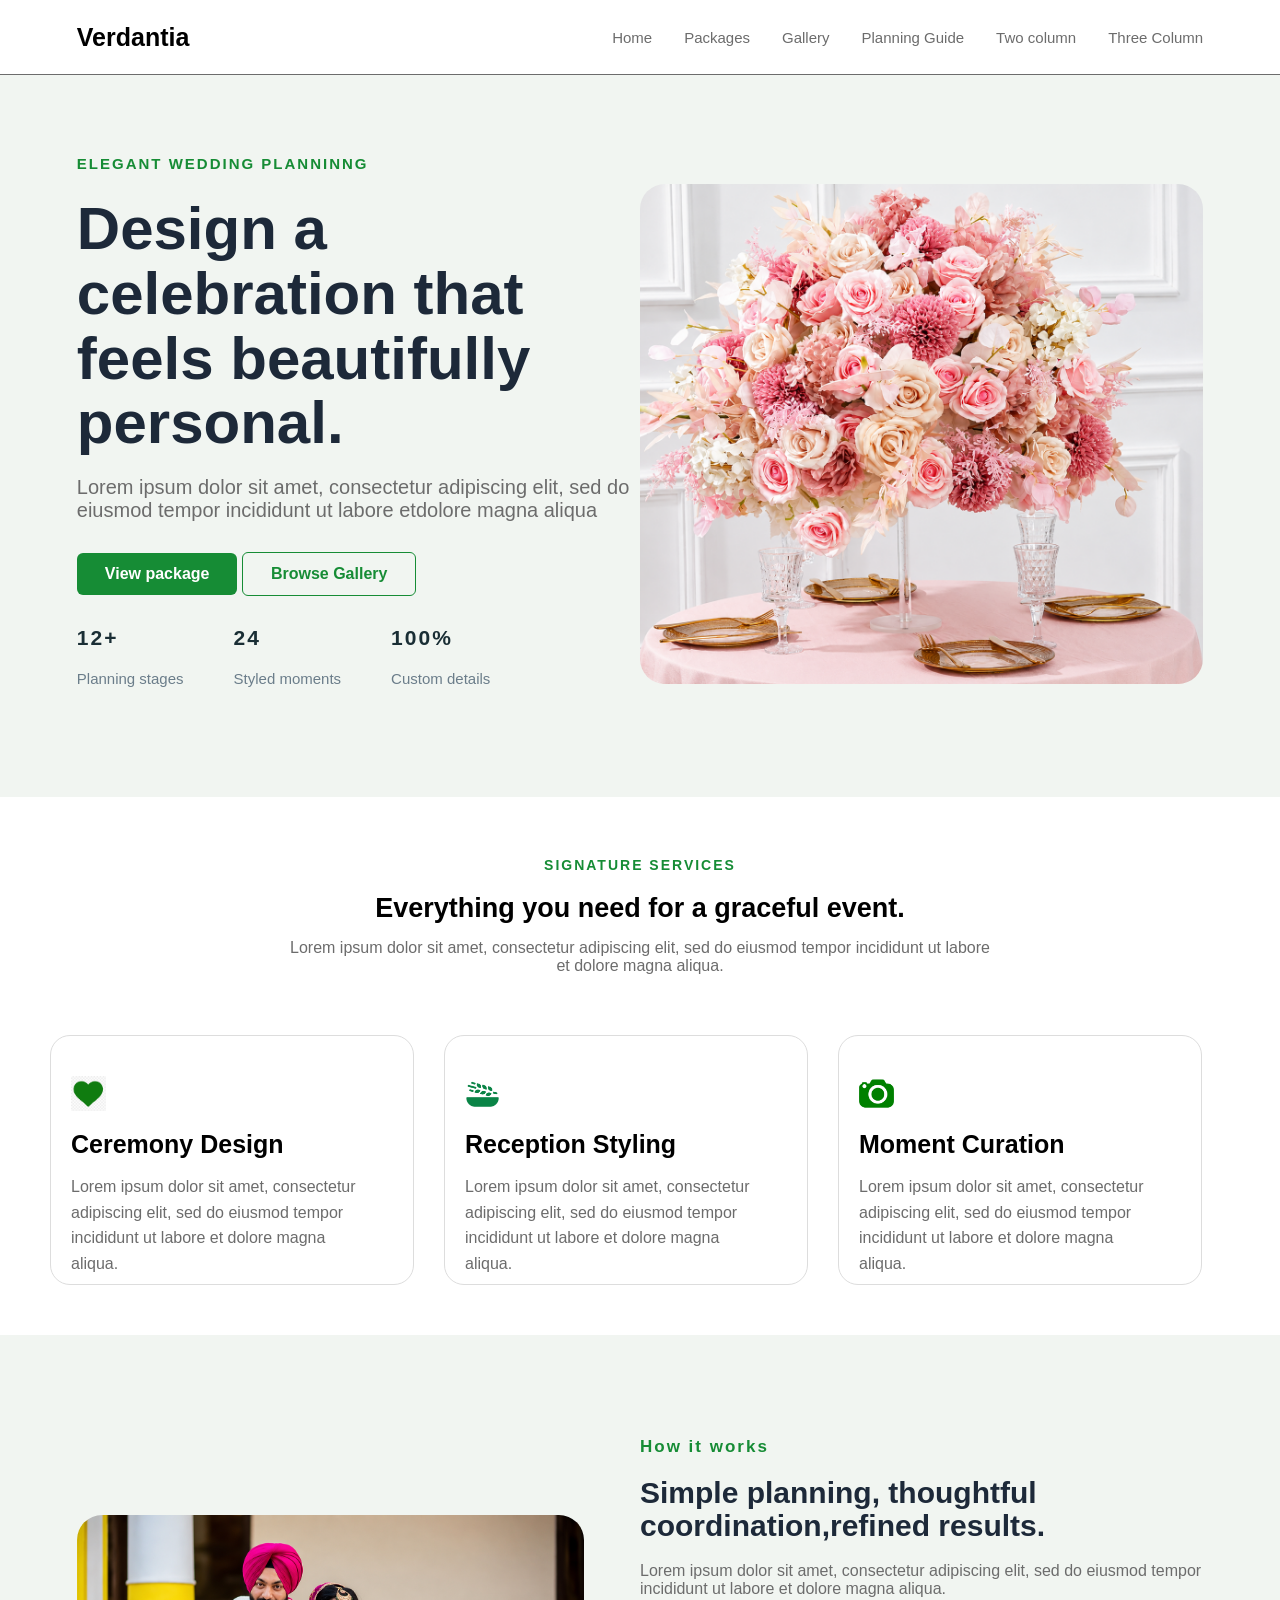
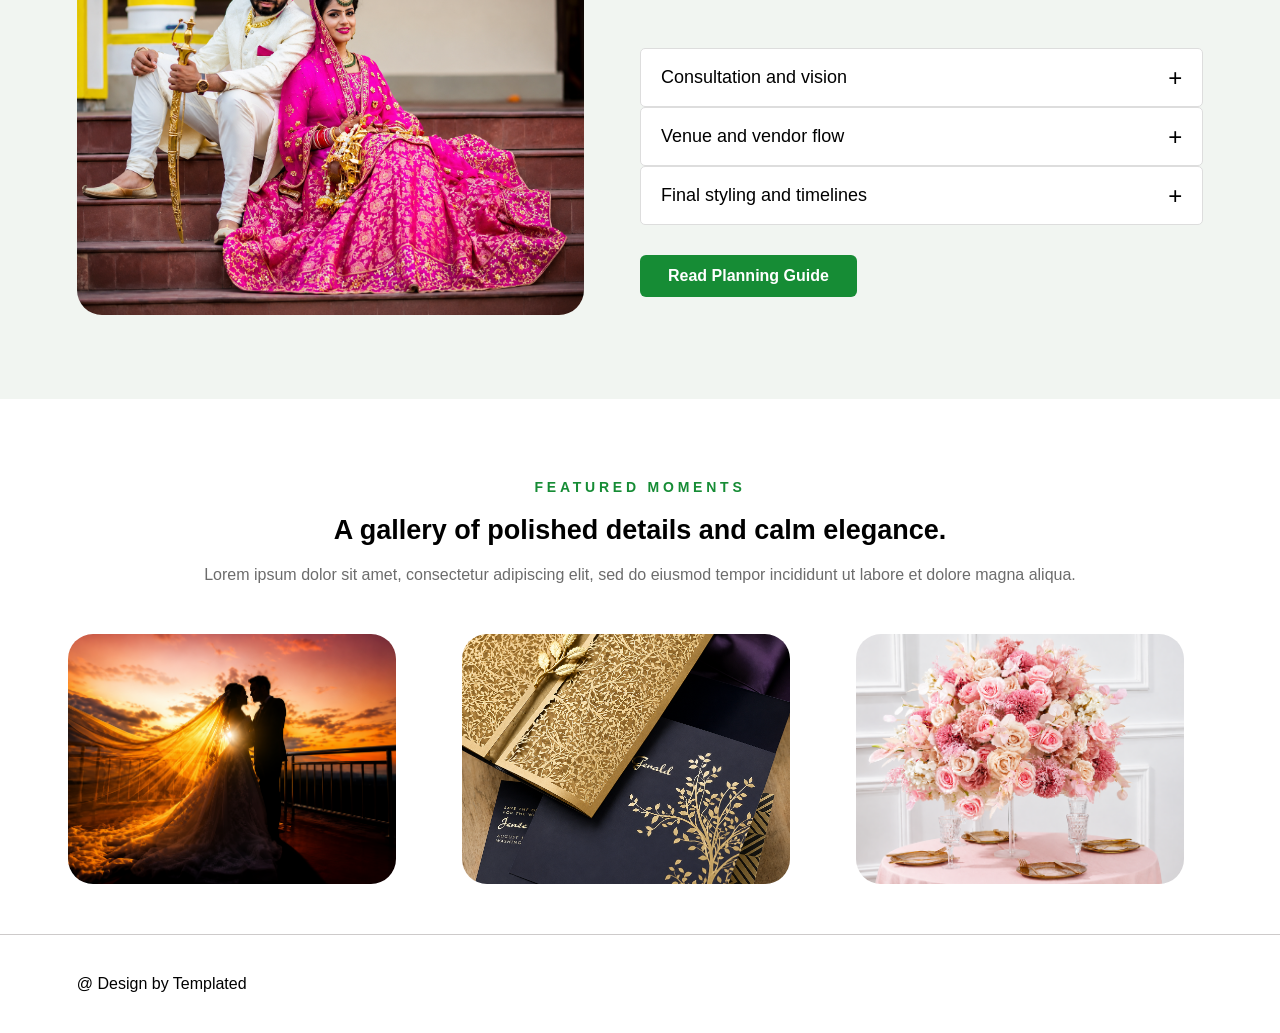
<file: index.html>
<!DOCTYPE html>
<html>

<head>
    <meta charset="UTF-8">
    <meta name="viewport" content="width=device-width, initial-scale=1.0">
    <link rel="stylesheet" href="style.css">
    <title>Website</title>
</head>

<body>

    <div class="container">
        <div class="navbar">
            <div class="logo">Verdantia
            </div>
            <nav>
                <a href="index.html">Home</a>
                <a href="package.html">Packages</a>
                <a href="gallery.html">Gallery</a>
                <a href="planning.html">Planning Guide</a>
                <a href="two.html">Two column</a>
                <a href="three.html">Three Column</a>
            </nav>
        </div>


        <div class="hero">
            <div class="hero-content">
                <h2>ELEGANT WEDDING PLANNINNG</h2>
                <h1>
                    Design a celebration that  feels beautifully personal.
                </h1>
                <p>Lorem ipsum dolor sit amet, consectetur adipiscing elit, sed do eiusmod tempor incididunt ut
                    labore
                    etdolore magna aliqua</p>
                <div class="button">
                    <a href="package.html" class="btn1">View package</a>
                    <a href="gallery.html" class="btn2">Browse Gallery</a>
                </div>
                <div class="stats-section">
                    <div class="stat-box">
                        <h2>12+</h2>
                        <p>Planning stages</p>
                    </div>
                    <div class="stat-box">
                        <h2>24</h2>
                        <p>Styled moments</p>
                    </div>
                    <div class="stat-box">
                        <h2>100%</h2>
                        <p>Custom details</p>
                    </div>
                </div>

            </div>
            <div class="hero-image">
                <img src="image.png" alt="Wedding flowers">
            </div>
        </div>

        <div class="text">
            <div class="text-container">
                <h2>SIGNATURE SERVICES</h2>
                <h1>Everything you need for a graceful event.</h1>
                <p>Lorem ipsum dolor sit amet, consectetur adipiscing elit, sed do eiusmod tempor incididunt ut labore
                    <br>et dolore
                    magna aliqua.
                </p>
            </div>
            <div class="box-container">
                <div class="box">
                    <img src="heart2.png" alt="logo">
                    <h1>Ceremony Design</h1>
                    <p>Lorem ipsum dolor sit amet, consectetur  adipiscing elit, sed do eiusmod tempor <br>incididunt
                        ut
                        labore et dolore magna <br>aliqua.</p>
                </div>
                <div class="box">
                    <img src="cer.png" alt="logo">
                    <h1>Reception Styling</h1>
                    <p>Lorem ipsum dolor sit amet, consectetur adipiscing elit, sed do eiusmod tempor  incididunt
                        ut
                        labore et dolore magna<br> aliqua.</p>
                </div>
                <div class="box">
                    <img src="cemera.png" alt="logo">
                    <h1>Moment Curation</h1>
                    <p>Lorem ipsum dolor sit amet, consectetur adipiscing elit, sed do eiusmod tempor incididunt
                        ut
                        labore et dolore magna<br> aliqua.</p>
                </div>

            </div>
        </div>
        <div class="about">
            <div class="about-image">
                <img src="couple1.png" alt="Wedding flowers">
            </div>
            <div class="about-text">
                <h2>How it works</h2>
                <h1>
                    Simple planning, thoughtful coordination,refined results.
                </h1>
                <p>Lorem ipsum dolor sit amet, consectetur adipiscing elit, sed do eiusmod tempor incididunt ut labore
                    et dolore magna aliqua.</p>

                <div class="accordion">
                    <details>
                        <summary>Consultation and vision</summary>
                        <div class="content">
                            Lorem ipsum dolor sit amet, consectetur adipiscing elit, sed do eiusmod tempor incididunt ut
                            labore et dolore magna aliqua.
                        </div>
                    </details>

                    <details>
                        <summary>Venue and vendor flow</summary>
                        <div class="content">
                            Lorem ipsum dolor sit amet, consectetur adipiscing elit, sed do eiusmod tempor incididunt ut
                            labore
                            et dolore magna aliqua.
                        </div>
                    </details>
                    <details>
                        <summary>Final styling and timelines</summary>
                        <div class="content">
                            Lorem ipsum dolor sit amet, consectetur adipiscing elit, sed do eiusmod tempor incididunt ut
                            labore
                            et dolore magna aliqua.
                        </div>
                    </details>

                </div>
                <div class="button">
                    <a href="planning.html" class="btn1">Read Planning Guide</a>
                </div>


            </div>
        </div>

        <div class="services">
            <div class="services-text">
                <h2>FEATURED MOMENTS</h2>
                <h1>A gallery of polished details and calm elegance.</h1>
                <p>Lorem ipsum dolor sit amet, consectetur adipiscing elit, sed do eiusmod tempor incididunt ut
                    labore
                    et dolore magna aliqua.
                </p>
            </div>
            <div class="services-image">
                <div class="images">
                    <img src="couple2.png" alt="picture">
                </div>
                <div class="images">
                    <img src="card1.png" alt="picture">
                </div>

                <div class="images">
                    <img src="image.png" alt="picture">
                </div>

            </div>

        </div>
        <div class="footer">
            <div class="follow">@ Design by Templated</div>


        </div>
    </div>
        <script src="java.js"></script>

</body>

</html>
</file>
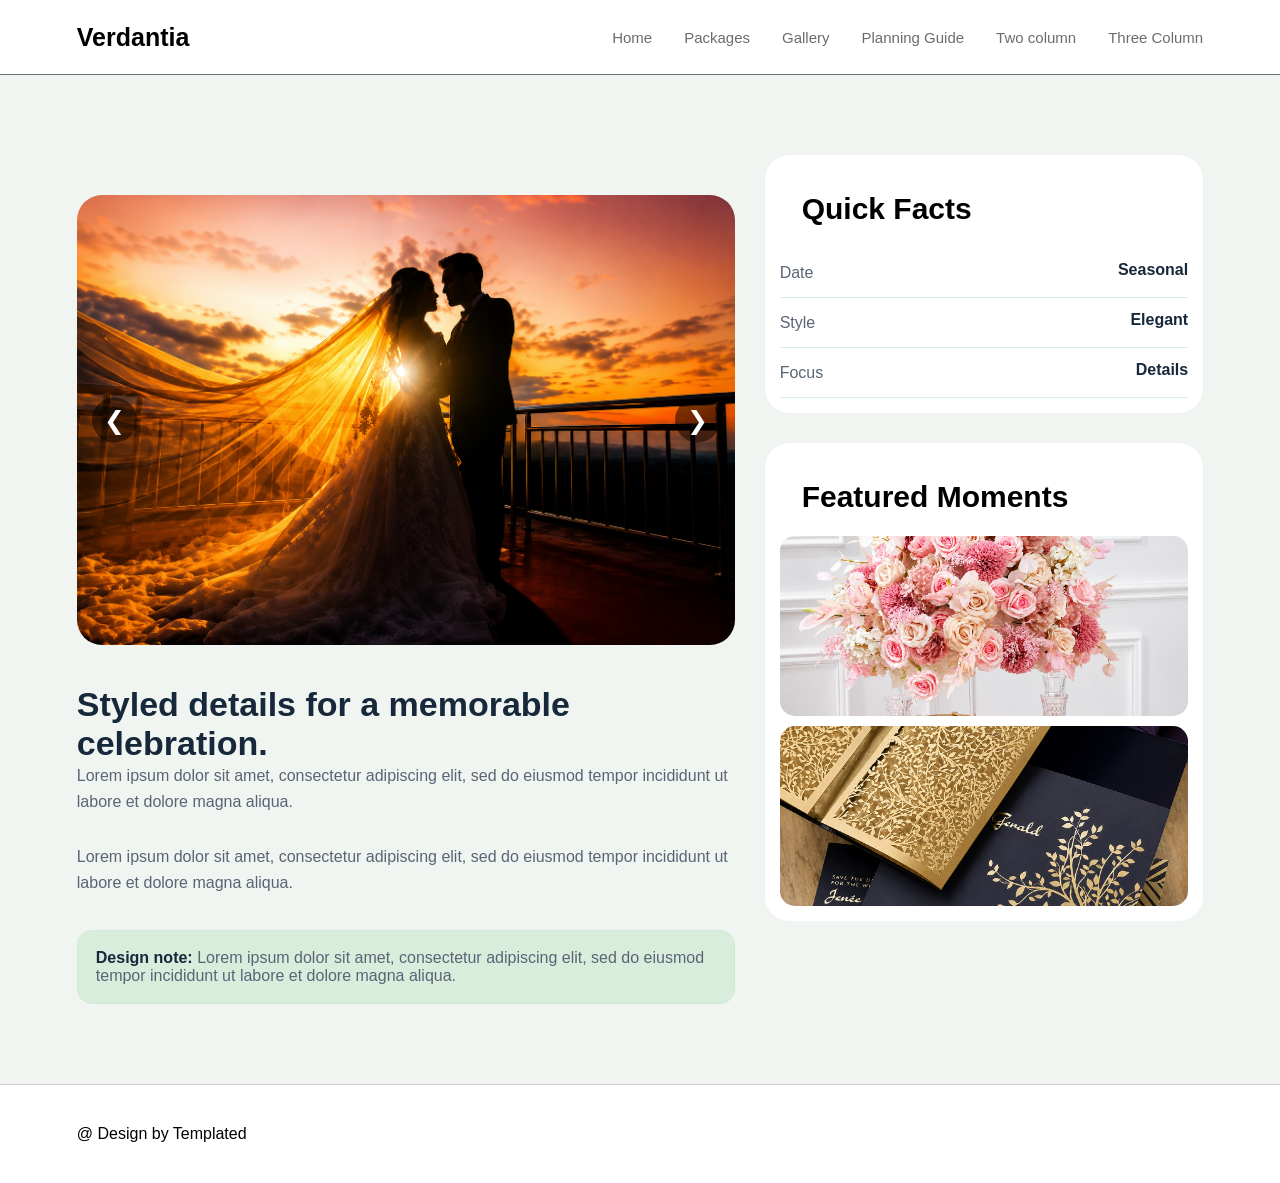
<file: gallery.html>
<!DOCTYPE html>
<html lang="en">

<head>
    <meta charset="UTF-8">
    <meta name="viewport" content="width=device-width, initial-scale=1.0">
    <link rel="stylesheet" href="style.css">
    <title>Website</title>
</head>

<body>
    <div class="navbar">
        <div class="logo">Verdantia
        </div>
        <nav>
            <a href="index.html">Home</a>
            <a href="package.html">Packages</a>
            <a href="gallery.html">Gallery</a>
            <a href="planning.html">Planning Guide</a>
            <a href="two.html">Two column</a>
            <a href="three.html">Three Column</a>
        </nav>
    </div>
    <div class="grally-info">
        <section class="grally-image">
           <div class="carousel">
                <button type="button" class="pre">&#10094;</button>
                <img src="couple2.png" alt="wedding image">
                <button type="button" class="next">&#10095;</button>
            </div>
            <div class="grally-text">
                <h1>Styled details for a memorable celebration.</h1>
                <p>Lorem ipsum dolor sit amet, consectetur adipiscing elit, sed do eiusmod tempor incididunt ut labore et dolore magna aliqua.</p>
                <p>Lorem ipsum dolor sit amet, consectetur adipiscing elit, sed do eiusmod tempor incididunt ut labore et dolore magna aliqua.</p>
                <div class="design-note">
                    <strong>Design note:</strong>
                    Lorem ipsum dolor sit amet, consectetur adipiscing elit, sed do eiusmod tempor incididunt ut labore et dolore magna aliqua.

                </div>
            </div>
        </section>
        <div class="grally-right">
            <section class="grally-table">
                <h2>Quick Facts</h2>
                <div class="table-row">
                    <span>Date</span>
                    <strong>Seasonal</strong>
                </div>
                <div class="table-row">
                    <span>Style</span>
                    <strong>Elegant</strong>
                </div>
                <div class="table-row">
                    <span>Focus</span>
                    <strong>Details</strong>
                </div>
            </section>
            <section class="grally-tables">
                <h2>Featured Moments</h2>
                <div class="table1">
                    <img src="image.png" alt="image">

                </div>
                <div class="table2">
                    <img src="card1.png" alt="image">
                </div>
            </section>
        </div>

    </div>
    <div class="footer">
            <div class="follow">@ Design by Templated</div>


    </div>

   <script src="java.js"></script>

</body>

</html>
</file>
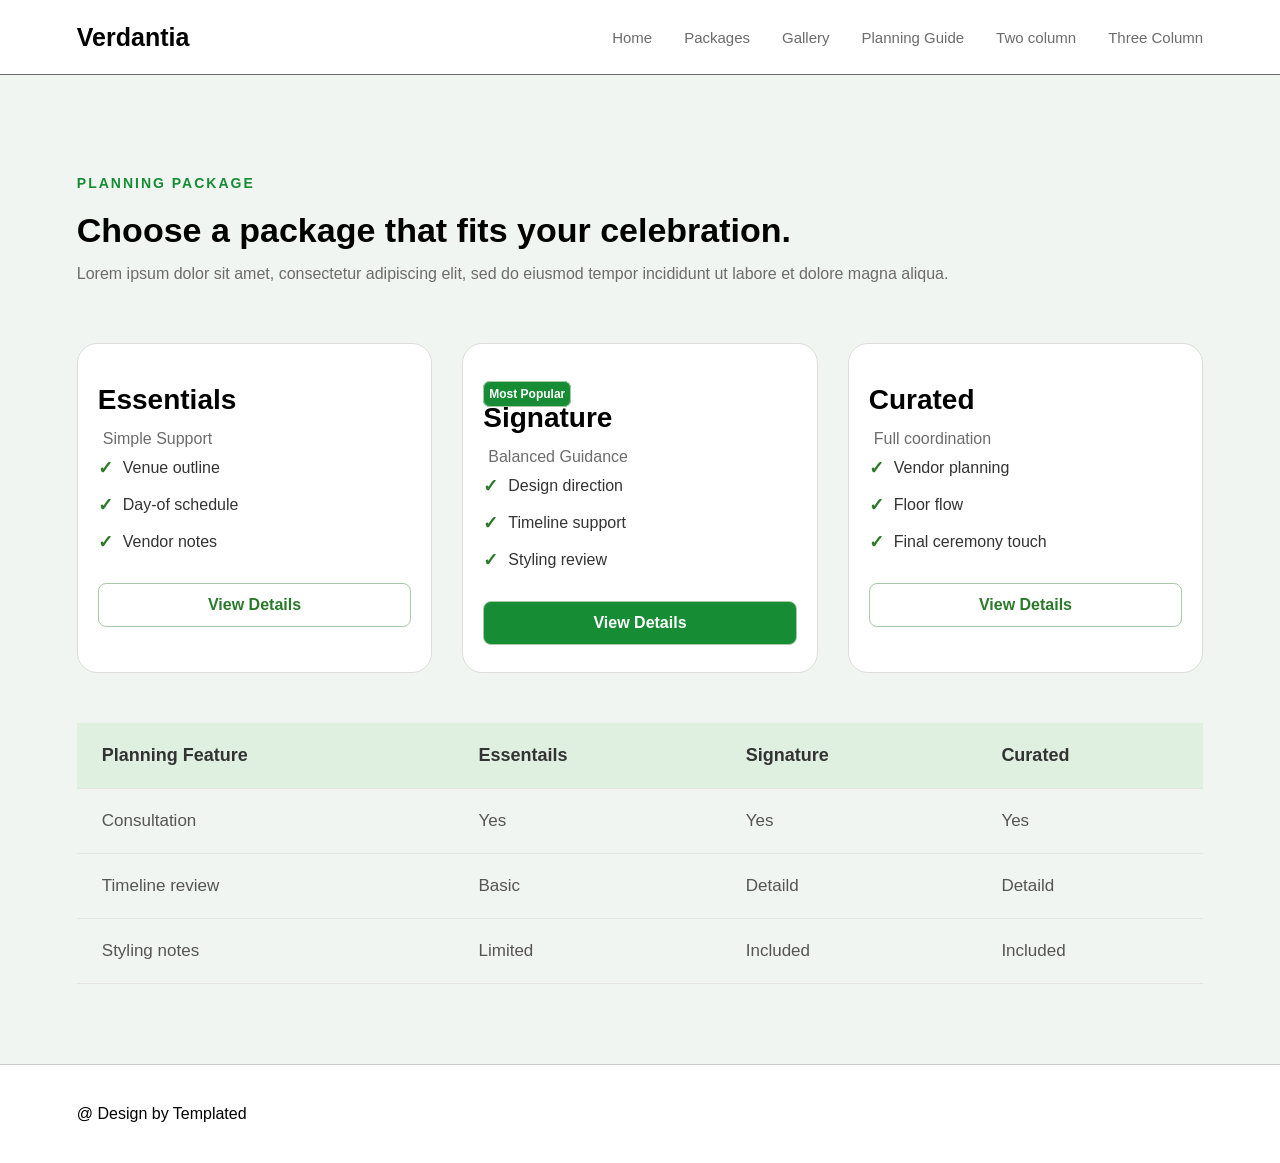
<file: package.html>
<!DOCTYPE html>
<html lang="en">

<head>
    <meta charset="UTF-8">
    <meta name="viewport" content="width=device-width, initial-scale=1.0">
    <link rel="stylesheet" href="style.css">
    <title>Website</title>
</head>

<body>
    <div class="navbar">
            <div class="logo">Verdantia
            </div>
            <nav>
                <a href="index.html">Home</a>
                <a href="package.html">Packages</a>
                <a href="gallery.html">Gallery</a>
                <a href="planning.html">Planning Guide</a>
                <a href="two.html">Two column</a>
                <a href="three.html">Three Column</a>
            </nav>
    </div>
        

    <div class="info">
        <div class="info-text">
            <h2>PLANNING PACKAGE</h2>
            <h1>Choose a package that fits your celebration.</h1>
            <p>Lorem ipsum dolor sit amet, consectetur adipiscing elit, sed do eiusmod tempor incididunt ut labore
                et dolore
                magna aliqua.
            </p>
        </div>
        <div class="box1-container">
            <div class="box1">

                <h2>Essentials</h2>
                <p> Simple Support </p>

                <ul class="feature-list">
                    <li>
                        <span class="check-icon">&#10003</span>
                        Venue outline
                    </li>
                    <li>
                        <span class="check-icon">&#10003</span>
                        Day-of schedule
                    </li>
                    <li>
                        <span class="check-icon">&#10003</span>
                        Vendor notes
                    </li>
                </ul>
                <a href="gallery.html" class="btn-details">View Details</a>
            </div>



            <div class="box1">
                <a class="btn">Most Popular</a>

                <h2>Signature</h2>
                <p>Balanced Guidance</p>

                <ul class="feature-list">
                    <li>
                        <span class="check-icon">&#10003</span>
                        Design direction
                    </li>
                    <li>
                        <span class="check-icon">&#10003</span>
                        Timeline support
                    </li>
                    <li>
                        <span class="check-icon">&#10003</span>
                        Styling review
                    </li>
                </ul>

                <a href="gallery.html" class="btn-details1">View Details</a>
            </div>
            <div class="box1">
                <h2>Curated</h2>
                <p>Full coordination </p>

                <ul class="feature-list">
                    <li>
                        <span class="check-icon">&#10003</span>
                        Vendor planning
                    </li>
                    <li>
                        <span class="check-icon">&#10003</span>
                        Floor flow
                    </li>
                    <li>
                        <span class="check-icon">&#10003</span>
                        Final ceremony touch
                    </li>
                </ul>
                <a href="gallery.html" class="btn-details">View Details</a>
            </div>
        </div>

        <div class="table-info">
            <table class="table">
                <thead class="table-data">
                    <tr>
                        <th>Planning Feature</th>
                        <th>Essentails</th>
                        <th>Signature</th>
                        <th>Curated</th>
                    </tr>
                </thead>
                <tbody>
                    <tr>
                        <td>Consultation</td>
                        <td>Yes</td>
                        <td>Yes</td>
                        <td>Yes</td>
                    </tr>
                    <tr>
                        <td>Timeline review</td>
                        <td>Basic</td>
                        <td>Detaild</td>
                        <td>Detaild</td>
                    </tr>
                    <tr>
                        <td>Styling notes</td>
                        <td>Limited</td>
                        <td>Included</td>
                        <td>Included</td>
                    </tr>
                </tbody>
            </table>
        </div>
    </div>
    <div class="footer">
        <div class="follow">@ Design by Templated</div>
       
    
    </div>


</body>

</html>
</file>
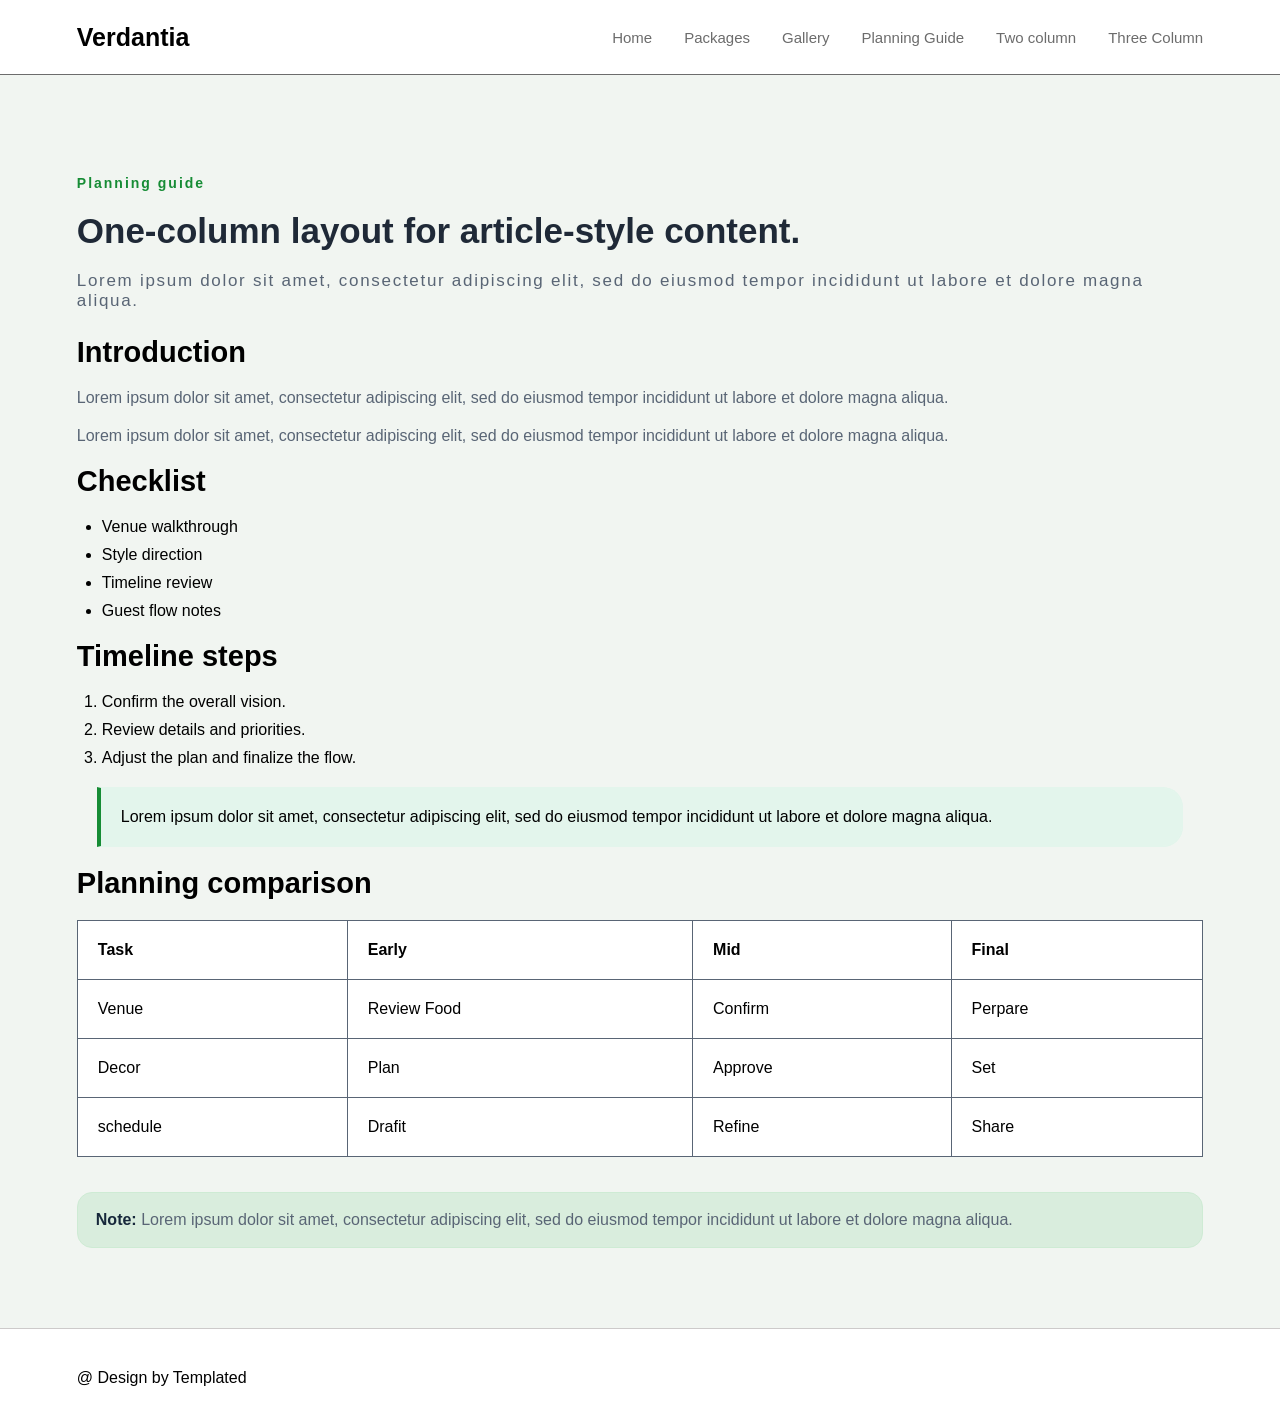
<file: planning.html>
<!DOCTYPE html>
<html lang="en">

<head>
    <meta charset="UTF-8">
    <meta name="viewport" content="width=device-width, initial-scale=1.0">
    <link rel="stylesheet" href="style.css">
    <title>Website</title>
</head>

<body>
    <div class="navbar">
        <div class="logo">Verdantia
        </div>
        <nav>
            <a href="index.html">Home</a>
            <a href="package.html">Packages</a>
            <a href="gallery.html">Gallery</a>
            <a href="planning.html">Planning Guide</a>
            <a href="two.html">Two column</a>
            <a href="three.html">Three Column</a>
        </nav>

    </div>
    <div class="planning-content">
        <div class="planning-text">
            <h2>Planning guide</h2>
            <h1>One-column layout for article-style content.</h1>
            <p>Lorem ipsum dolor sit amet, consectetur adipiscing elit, sed do eiusmod tempor incididunt ut labore et
                dolore magna aliqua.</p>
        </div>
        <div class="planning-text1">
            <h1>Introduction</h1>
            <p>Lorem ipsum dolor sit amet, consectetur adipiscing elit, sed do eiusmod tempor incididunt ut labore et
                dolore magna aliqua.</p>
            <p>Lorem ipsum dolor sit amet, consectetur adipiscing elit, sed do eiusmod tempor incididunt ut labore et
                dolore magna aliqua.</p>
        </div>
        <div class="planning-table1">
            <h1>Checklist</h1>
            <ul>
                <li>Venue walkthrough</li>
                <li>Style direction</li>
                <li>Timeline review</li>
                <li>Guest flow notes</li>
            </ul>
        </div>
        <div class="planning-table2">
            <h1>Timeline steps</h1>
            <ol>
                <li>Confirm the overall vision.</li>
                <li>Review details and priorities.</li>
                <li>Adjust the plan and finalize the flow.</li>
            </ol>
            <p>Lorem ipsum dolor sit amet, consectetur adipiscing elit, sed do eiusmod tempor incididunt ut labore et
                dolore magna aliqua.</p>
        </div>

        <div class="planning-table">
            <h1>Planning comparison</h1>
            <table class="table1-info">
                <tr>
                    <th>Task</th>
                    <th>Early</th>
                    <th>Mid</th>
                    <th>Final</th>
                </tr>
                <tr>
                    <td>Venue</td>
                    <td>Review Food</td>
                    <td>Confirm</td>
                    <td>Perpare</td>
                </tr>
                <tr>
                    <td>Decor</td>
                    <td>Plan</td>
                    <td>Approve</td>
                    <td>Set</td>
                </tr>
                <tr>
                    <td>schedule</td>
                    <td>Drafit</td>
                    <td>Refine</td>
                    <td>Share</td>
                </tr>

            </table>
        </div>
        <div class="design-note">
            <strong>Note:</strong>
            Lorem ipsum dolor sit amet, consectetur adipiscing elit, sed do eiusmod tempor incididunt ut labore et dolore magna aliqua.

        </div>
    </div>
    <div class="footer">
        <div class="follow">@ Design by Templated</div>
       
    
    </div>


</body>

</html>
</file>
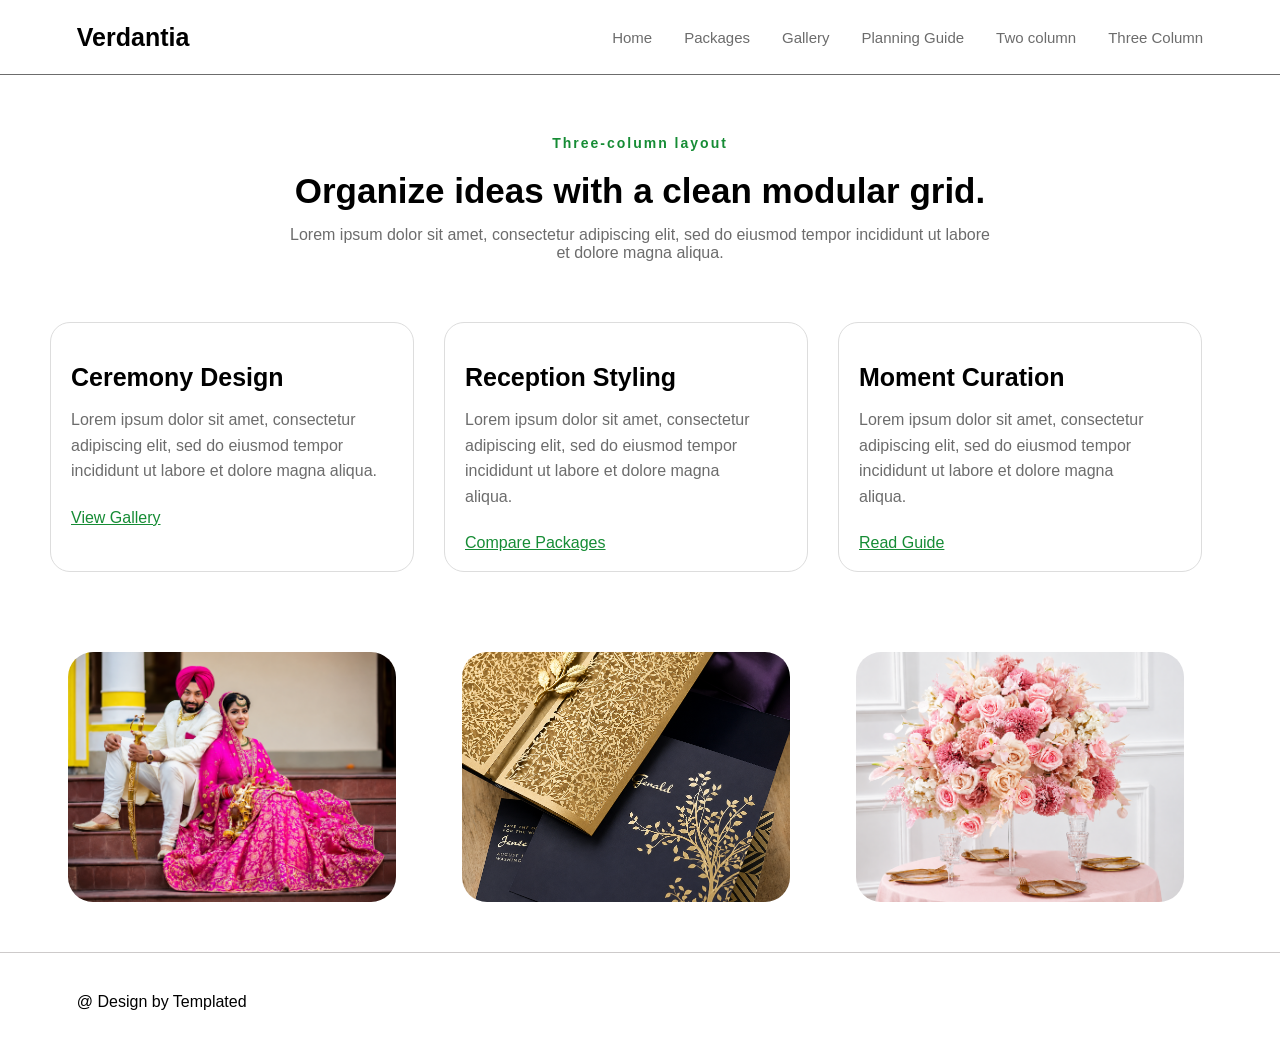
<file: three.html>
<!DOCTYPE html>
<html lang="en">

<head>
    <meta charset="UTF-8">
    <meta name="viewport" content="width=device-width, initial-scale=1.0">
    <link rel="stylesheet" href="style.css">
    <title>website</title>
</head>

<body>
    <div class="navbar">
        <div class="logo">Verdantia
        </div>
        <nav>
            <a href="index.html">Home</a>
            <a href="package.html">Packages</a>
            <a href="gallery.html">Gallery</a>
            <a href="planning.html">Planning Guide</a>
            <a href="two.html">Two column</a>
            <a href="three.html">Three Column</a>
        </nav>
    </div>
        <div class="text-container1">
            <h2>Three-column layout</h2>
            <h1>Organize ideas with a clean modular grid.</h1>
            <p>Lorem ipsum dolor sit amet, consectetur adipiscing elit, sed do eiusmod tempor incididunt ut labore
                <br>et dolore
                magna aliqua.
            </p>
        </div>
        <div class="box-container1">
            <div class="box">
                <h1>Ceremony Design</h1>
                <p>Lorem ipsum dolor sit amet, consectetur adipiscing elit, sed do eiusmod tempor incididunt
                    ut
                    labore et dolore magna aliqua.</p>
                <div class="view">
                    <a href="gallery.html"> View Gallery</a>
                </div>

            </div>
            <div class="box">
                <h1>Reception Styling</h1>
                <p>Lorem ipsum dolor sit amet, consectetur<br> adipiscing elit, sed do eiusmod tempor <br>incididunt
                    ut
                    labore et dolore magna<br> aliqua.</p>
                      <div class="view">
                         <a href="package.html"> Compare Packages</a>
                      </div>
            </div>
            <div class="box">
                <h1>Moment Curation</h1>
                <p>Lorem ipsum dolor sit amet, consectetur<br> adipiscing elit, sed do eiusmod tempor<br> incididunt
                    ut
                    labore et dolore magna<br> aliqua.</p>
                <div class="view">
                    <a href="planning.html"> Read Guide</a>
                </div>
            </div>
            
        </div>
        <div class="services">
         <div class="services-image">
                <div class="images">
                    <img src="couple1.png" alt="picture">
                </div>
                <div class="images">
                    <img src="card1.png" alt="picture">
                </div>

                <div class="images">
                    <img src="image.png" alt="picture">
                </div>

            </div>
        </div>
         <div class="footer">
         <div class="follow">@ Design by Templated</div>
       
    
        </div>


</body>

</html>
</file>
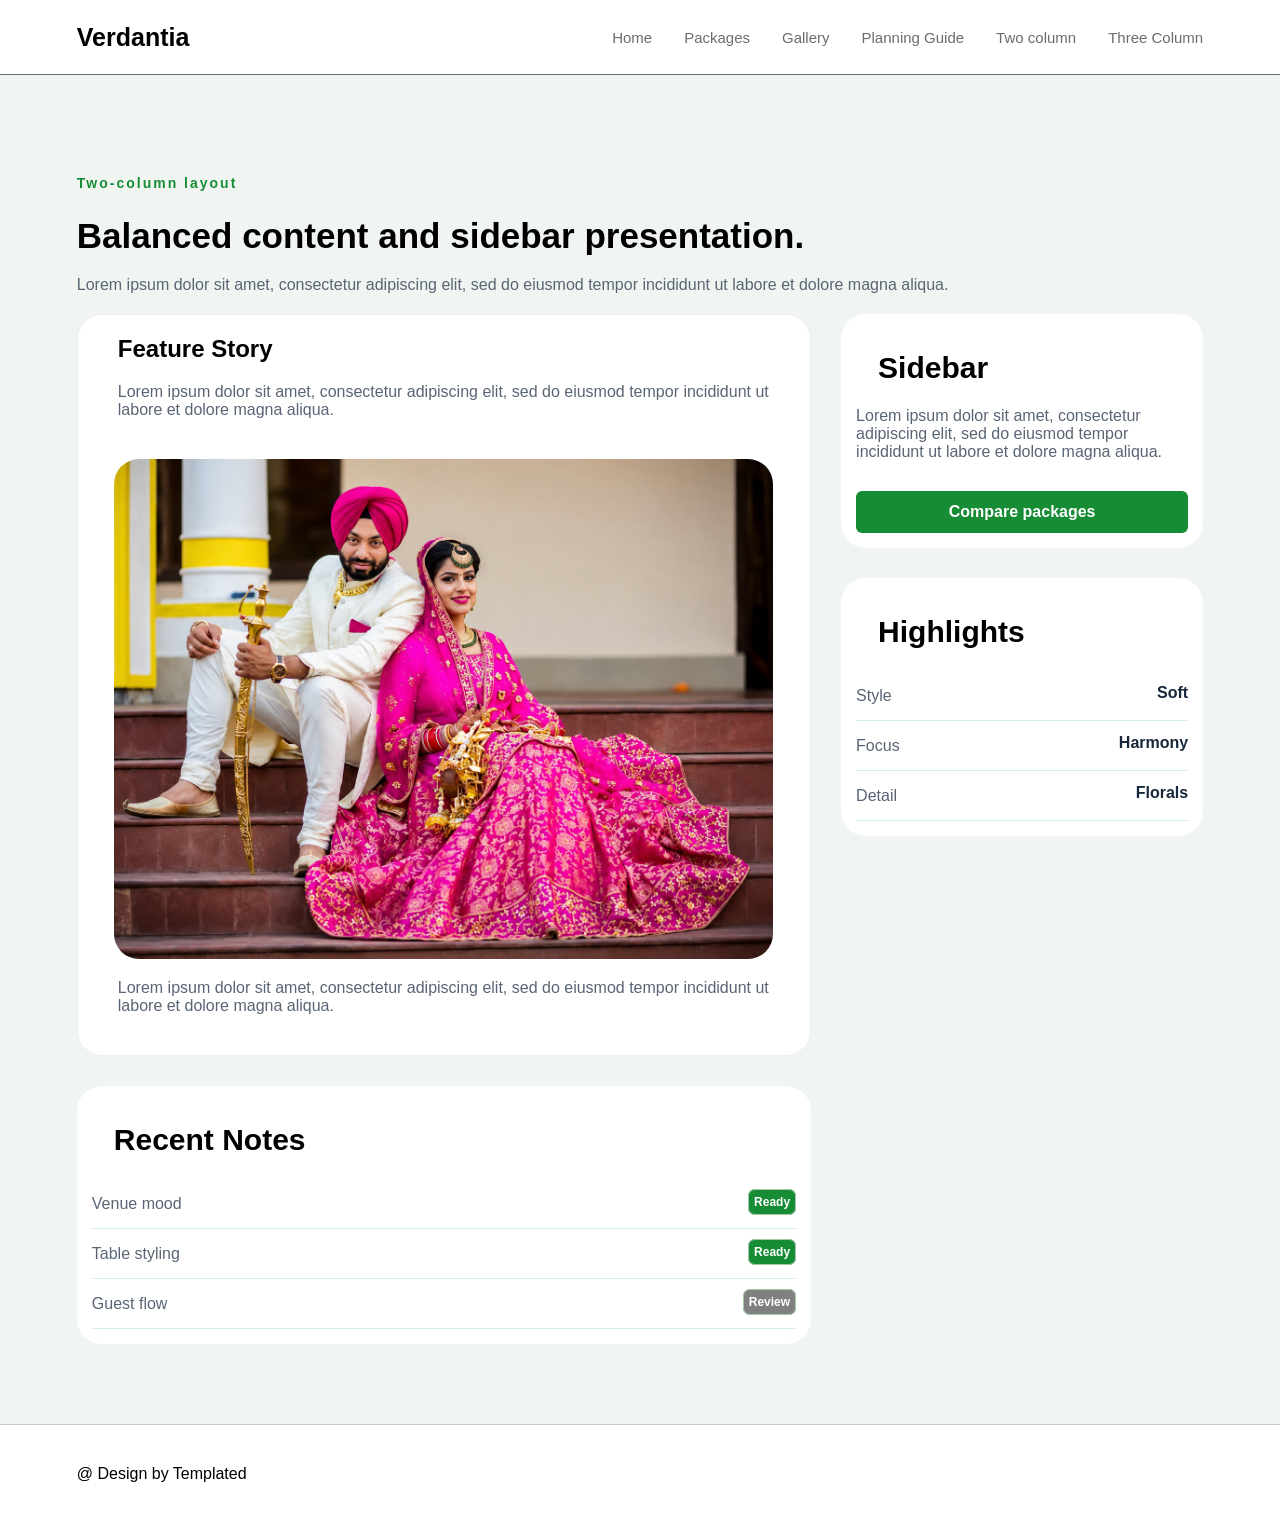
<file: two.html>
<!DOCTYPE html>
<html lang="en">

<head>
    <meta charset="UTF-8">
    <meta name="viewport" content="width=device-width, initial-scale=1.0">
    <link rel="stylesheet" href="style.css">
    <title>Website</title>
</head>

<body>
    <div class="navbar">
        <div class="logo">Verdantia
        </div>
        <nav>
            <a href="index.html">Home</a>
            <a href="package.html">Packages</a>
            <a href="gallery.html">Gallery</a>
            <a href="planning.html">Planning Guide</a>
            <a href="two.html">Two column</a>
            <a href="three.html">Three Column</a>
        </nav>
    </div>
    <div class="two-content">
        <div class="two-text">
            <h2>Two-column layout</h2>
            <h1>Balanced content and sidebar presentation.</h1>
            <p>Lorem ipsum dolor sit amet, consectetur adipiscing elit, sed do eiusmod tempor incididunt ut labore et
                dolore magna aliqua.</p>
        </div>
        <div class="column-info">
            <div class="column-left">
                <section class="column-image">
                    <h1>Feature Story</h1>
                    <p>Lorem ipsum dolor sit amet, consectetur adipiscing elit, sed do eiusmod tempor incididunt ut
                        labore
                        et dolore magna aliqua.</p>
                    <img src="couple1.png" alt="wedding image">
                    <p>Lorem ipsum dolor sit amet, consectetur adipiscing elit, sed do eiusmod tempor incididunt ut
                        labore
                        et dolore magna aliqua.</p>
                </section>
                <section class="column-table">
                    <h2>Recent Notes</h2>
                    <div class="table-row">
                        <span>Venue mood</span>
                        <strong>
                            <a class="btn3">Ready</a>
                        </strong>
                    </div>
                    <div class="table-row">
                        <span>Table styling</span>
                        <strong>
                            <a class="btn3">Ready</a>
                        </strong>
                    </div>
                    <div class="table-row">
                        <span>Guest flow</span>
                        <strong>
                            <a class="btn4">Review</a>
                        </strong>
                    </div>
                </section>
            </div>


            <div class="column-right">
                <section class="column-table">
                    <h2>Sidebar</h2>
                    <p>Lorem ipsum dolor sit amet, consectetur adipiscing elit, sed do eiusmod tempor incididunt ut
                        labore et dolore magna aliqua.</p>
                    <div class="button">
                        <a href="package.html" class="button1">Compare packages</a>

                    </div>
                </section>
                <section class="column-table">
                    <h2>Highlights</h2>
                    <div class="table-row">
                        <span>Style</span>
                        <strong>Soft</strong>
                    </div>
                    <div class="table-row">
                        <span>Focus</span>
                        <strong>Harmony</strong>
                    </div>
                    <div class="table-row">
                        <span>Detail</span>
                        <strong>Florals</strong>
                    </div>
                </section>
            </div>

        </div>
    </div>
    <div class="footer">
        <div class="follow">@ Design by Templated</div>
       
    
    </div>


</body>

</html>
</file>
<file: style.css>
* {
    margin: 0;
    padding: 0;
    box-sizing: border-box;
}

body {
    padding-top: 75px;
    font-family: Arial, sans-serif;
    background-color: white;

}


.navbar {
    width: 100%;
    min-height: 75px;
    display: flex;
    align-items: center;
    justify-content: space-between;
    padding:0 6%;
    position: fixed;
    top:0;
    left:0;
    z-index:1000;
    border-bottom: 1px solid #6c6c6c;
    background-color: white;
}

.logo {
    font-size: 25px;
    font-weight: bold;

}

nav {
    display: flex;
    gap: 32px;
}

nav a {
    text-decoration: none;
    color: #6c6c6c;
    font-size: 15px;
}

nav a:hover {
    color: #168c35;
}

.hero {
    background-color: rgb(241, 245, 241);
    display: flex;
    align-items: center;
    padding: 80px 6%;
}

.hero-content {
    width: 50%;
}

.hero-content h2 {
    color: #168c35;
    font-size: 15px;
    font-weight: bold;
    letter-spacing: 2px;
    margin-bottom: 25px;
}

.hero-content h1 {
    font-size: 60px;
    line-height: 1.08;
    font-weight: 800;
    color: #1d2939;
}

.hero-content p {
    font-size: 20px;
    color: #6c6c6c;
    padding-top: 20px;

}

.buttons {
    display: flex;
    align-items: center;
    gap: 25px;

}

.btn1 {
    background: #168c35;
    color: white;
    padding: 12px 28px;
    border-radius: 6px;
    font-weight: 700;
    display: inline-block;
    text-decoration: none;
    margin-top: 30px;

}

.btn2 {
    color: #168c35;
    padding: 12px 28px;
    border: 1px solid #168c35;
    border-radius: 6px;
    font-weight: 700;
    display: inline-block;
    text-decoration: none;
    margin-top: 30px;
}

.btn2:hover {
    background: #168c35;
    color: white;
}
.stats-section{
    display: flex;
    gap: 50px;
    padding: 30px 0;
}

.stat-box h2{
    font-size: 21px;
    font-weight: 700;
    color: #1a2e35;
    margin: 0;
}

.stat-box p{
    font-size: 15px;
    color: #6b7d8a; 
}

.hero-image {
    width: 50%;
}

.hero-image img {
    width: 100%;
    height: 500px;
    object-fit: cover;
    border-radius: 25px;
}

.text-container {
    justify-content: center;
    text-align: center;


}

.text-container h2 {
    color: #168c35;
    font-size: 14px;
    letter-spacing: 2px;
    margin-bottom: 20px;
    margin-top: 60px;

}

.text-container h1 {
    font-size: 27px;
    font-weight: bold;
    color: black;
    margin-top: 15px;
    margin-bottom: 15px;

}

.text-container p {
    color: #6c6c6c;
    font-size: 16px;
    margin-bottom: 60px;
}

.box-container {
    width: 90%;
    margin: 50px;
    display: flex;
    gap: 30px;

}

.box {
    flex: 1;
    height: 250px;
    box-sizing: border-box;
    padding: 40px 20px;
    border: 1px solid #dddddd;
    border-radius: 20px;
    background-color: white;

}

.box img {
    width: 35px;
    height: 35px;
    margin-bottom: 15px;
    object-fit: contain;
    background-color: white;


}

.box h1 {
    font-size: 25px;
    color: black;
    margin: 0 0 15px;
}

.box p {
    font-size: 16px;
    color: #6c6c6c;
    line-height: 1.6;
    margin: 0;


}

.about {
    background-color: rgb(241, 245, 241);
    display: flex;
    align-items: center;
    padding: 80px 6%;
}

.about-image {
    width: 50%;
}

.about-image img {
    margin-top: 100px;
    width: 90%;
    height: 400px;
    object-fit: cover;
    border-radius: 25px;
}

.about-text {
    width: 50%;
}

.about-text h2 {
    color: #168c35;
    font-size: 17px;
    font-weight: bold;
    letter-spacing: 2px;
    margin-bottom: 20px;
}

.about-text h1 {
    font-size: 30px;
    line-height: 1.08;
    font-weight: 600;
    color: #1d2939;
}

.about-text p {
    font-size: 16px;
    color: #6c6c6c;
    padding-top: 20px;
    margin-bottom: 50px;
}

.accordion {
    width: 100%;
    max-width: 700px;
    margin:0 auto;

}

details{
    background-color: white;
    border:1px solid #ddd;

    border-radius: 5px;
    overflow: hidden;
}

summary{
    padding: 18px 20px;
    font-size: 18px;
    cursor: pointer;
    list-style: none;
    position: relative;
    padding-right: 50px;

    
}
summary:hover{
    background-color:rgb(241, 245, 241);
}
summary::-webkit-details-marker{
    display:none;
}

summary::after{
    content:"+";
    position: absolute;
    right: 20px;
    top: 50%;
    transform: translateY(-50%);
    font-size: 24px;
}
.content {
    padding: 0 20px;
    padding-bottom: 0;

    color: #555;
    line-height: 1.6;
    font-size: 16px;

    max-height: 0;
    overflow: hidden;
    opacity: 0;

    transition:
        max-height 0.6s ease,
        padding-bottom 0.6s ease,
        opacity 0.6s ease;
}
.open{
    text-align: center;
    font-size:16px;
    font-weight: bold;
    color:white;
    background-color: #168c35;
    padding:13px 18px;
    margin-top: 20px;
    border-radius: 8px;
}

.services{
   
    text-align: center;
    margin-top: 80px;
  
}
.services-text h2{
    font-size: 14px;
    font-weight:bold;
    letter-spacing:0.1cm;
    color:#168c35;
    margin-bottom: 20px;

}
.services-text h1{
    font-size: 27px;
    font-weight: bold;
    margin-bottom: 20px;

}
.services-text p{
    font-size: 16px;
    color: #6c6c6c;
    margin-bottom: 50px;
}
.services-image{
    width: 90%;
    margin: 50px;
    display: flex;
    gap: 30px;

    
}
.images{
    flex: 1;
    height: 250px;
    box-sizing: border-box;
    border-radius: 20px;
    background-color: white;
  
    


}
.services img{
    width: 90%;
    height: 250px;
    object-fit: cover;
    border-radius: 25px;
    margin-bottom: 50px;
  
    
}
.footer{
    display: flex;
    padding:40px 6%;
    border-top: 1px solid  #cdcaca;
    width: 100%;
}
.info{
    background-color:  rgb(241, 245, 241);
    padding: 80px 6%;
}

.info-text h2 {
    color: #168c35;
    font-size: 14px;
    letter-spacing: 2px;
    margin-bottom: 20px;
    margin-top: 20px;

}
.info-text h1 {
    font-size: 34px;
    font-weight: 900;
    color: black;
    margin-top: 15px;
    margin-bottom: 15px;

}

.info-text p {
    color: #6c6c6c;
    font-size: 16px;
    margin-bottom: 60px;
}

.box1-container {
    width: 100%;
    display: flex;
    gap: 30px;

}
.btn{
    font-size: 12px;
    font-weight: bold;
    padding:5px;
    background-color: #168c35;
    color:white;
    border: 1px solid #a8c9a8;
    border-radius: 7px;
}

.box1 {
    flex: 1;
    height: 330px;
    box-sizing: border-box;
    padding: 40px 20px;
    border: 1px solid #dddddd;
    border-radius: 20px;
    background-color: white;

}

.box1 h2 {
    font-size: 28px;
    font-weight: 900;
    color: black;
    margin: 0 0 10px;
}

.box1 p {
    font-size: 16px;
    color: #6c6c6c;
    line-height: 1.6;
    margin: 5px;


}
.feature-list {
    list-style: none;
    padding: 0;
    margin: 0 0 30px 0;
}

.feature-list li {
    display: flex;
    align-items: center;
    gap: 10px; 
    font-size: 16px;
    color: #333;
    margin-bottom: 15px;
}

.check-icon {
    color: #2a7a2a; 
    font-weight: bold;
    font-size: 18px;
}

.btn-details {
    display: block;
    width: 100%;
    text-align: center;
    padding: 12px 0;
    border: 1.5px solid #a8c9a8; 
    border-radius: 8px;
    text-decoration: none;
    color: #2a7a2a; 
    font-size: 16px;
    font-weight: 600;
    transition: 0.3s;
}
.btn-details1 {
    display: block;
    width: 100%;
    text-align: center;
    padding: 12px 0;
    border: 1.5px solid #a8c9a8;
    border-radius: 8px;
    text-decoration: none;
    color:white;
    background-color:#168c35;
    font-size: 16px;
    font-weight: 600;
    transition: 0.3s;
}

.btn-details:hover {
    background: #2a7a2a;
    color: #fff;
}

.table-info{
    margin-top: 50px;
}
.table{
    width:100%;
    border-collapse: collapse;
    color:#555;

}
.table th,
.table td{
    padding:22px 25px;
    text-align:left;
    border-bottom:1px solid #e5e5e5;
}
.table th{
    background-color: #dfefe0;
    color:#333;
    font-size:18px;
    font-weight:600;
}
.table td{
    font-size:17px;
    height:55px;
   
}

.table tbody tr:hover{
    background-color:  #dfefe0;
   
}


.grally-info{
    background-color: rgb(241, 245, 241);
    display:flex;
    gap:30px;
    align-items:flex-start;
    padding: 80px 6%;
}
.grally-image{
    width:60%;
}
.carousel {
    position: relative;
    overflow: hidden;
    margin: 40px auto;
}

.carousel img {
    width: 100%;
    height: 450px;
    object-fit: cover;
    border-radius: 25px;
    display: block;
    transition: transform 0.5s ease;
}

.pre,
.next {
    position: absolute;
    top: 50%;
    transform: translateY(-50%);
    background: rgba(0, 0, 0, 0.5);
    color: white;
    border: none;
    width: 45px;
    height: 45px;
    border-radius: 50%;
    font-size: 25px;
    cursor: pointer;
    z-index: 10;
}

.pre {
    left: 15px;
}

.next {
    right: 15px;
}
.grally-text{
    width:100%;
   
}
.grally-text h1{
    font-size: 34px;
    font-weight:700;
    color:#17283b;
    margin-top:15px;
}
.grally-text p{
    font-size: 16px;
    line-height: 1.6;
    color:#596575;
    margin:0 0 30px;
}
.design-note{
    background-color:#d9eddd;
    border-radius: 15px;
    margin-top:35px;
    font-size: 16px;
    color:#596575;
    border: 1px solid #ceebd4;
    padding:18px;
}
.design-note strong{
    color:#17283b;
    font-weight:bold;
}
.grally-right{
    width:40%;
    display:flex;
    flex-direction:column;
    gap:30px;
}
.grally-table{
    width:100%;
    padding:15px;
    background: white;
    border-radius: 25px;
   
}
.grally-table h2,
.grally-tables h2
{
    margin:22px;
    font-weight: 900;
    font-size:30px;

}
.table-row{
    display:flex;
    justify-content: space-between;
    align-items: center;
    min-height: 50px;
    border-bottom: 1px solid #d3f0e2;
}
.table-row span{
    color:#596575;
   
}
.table-row strong{
    color:#17283b;
   
}

.grally-tables{
    width:100%;
    padding:15px;
    background-color: white;
    border-radius: 25px;
}
.table1 img{
    width:100%;
    height:180px;
    object-fit: cover;
    border-radius: 15px;
    display:block;
    margin-bottom:10px;
}
.table2 img{
    width:100%;
    height:180px;
    object-fit: cover;
    border-radius: 15px;
    display:block;
}
.planning-content{
    background-color: rgb(241, 245, 241);
    padding:80px 6%;
}

.planning-text h2{
    color: #168c35;
    font-size: 14px;
    letter-spacing: 2px;
    margin-bottom: 20px;
    margin-top: 20px;
    

}
.planning-text h1{
    color: #1F2937;
    font-size: 35px;
    font-weight: 550;
    margin-bottom: 20px;
    margin-top: 20px;
    

}
.planning-text p{
    color: #596575;
    font-size: 17px;
    margin-bottom: 20px;
    margin-top: 20px;
    letter-spacing:0.1em;
    

}
.planning-text1 h1{
    color: black;
    font-size: 29px;
    font-weight: 900;
    margin-bottom: 15px;
    margin-top: 25px;
}
.planning-text1 p{
    color: #596575;
    font-size: 16px;
    margin-bottom: 20px;
    margin-top: 20px;
}
.planning-text1 p{
    color: #596575;
    font-size: 16px;
    margin-bottom: 20px;
    margin-top: 20px;
}
.planning-table1 h1{
    color: black;
    font-size: 29px;
    font-weight: 900;
    margin-bottom: 20px;
    margin-top: 20px;
}
.planning-table1 ul{
    padding-left:25px;
    
}
.planning-table1 li{
    font-size:16px;
    margin-bottom: 10px;
}
.planning-table2 h1{
    color: black;
    font-size: 29px;
    font-weight: 900;
    margin-bottom: 20px;
    margin-top: 20px;
}
.planning-table2 ol{
    padding-left:25px;
    
}
.planning-table2 li{
    font-size:16px;
    margin-bottom: 10px;
}
.planning-table2 p{
    font-size:16px;
    color:black;
    border:1px solid  #e3f5ec;
    padding:20px;
    background-color: #e3f5ec ;
    margin: 20px;
    border-top-right-radius: 20px;
    border-bottom-right-radius: 20px;
    border-left:4px solid #168c35 ;

}
.planning-table h1{
    font-size: 29px;
    font-weight: 900;
    color: black;
    margin-bottom: 20px;
}
.table1-info{
    border-collapse: collapse;
    width:100%;
    border: 1px solid #596575;
    background-color: white;
}
.table1-info th,
.table1-info td{
    font-size: 16px;
    border: 1px solid #596575;
    border-collapse: collapse;
    padding:20px;
    text-align: left;
    
}
.two-content{
    background-color: rgb(241, 245, 241);
    padding:80px 6%;
}
.two-text h2{
    color: #168c35;
    font-size: 14px;
    letter-spacing: 2px;
    margin-bottom: 10px;
    margin-top: 20px;
}
.two-text h1{
    color: black;
    font-size: 35px;
    font-weight: 900;
    margin-bottom: 15px;
    margin-top: 25px;
}
.two-text p{
    color: #596575;
    font-size: 16px;
    margin-bottom: 20px;
    margin-top: 20px;
}
.column-info{
    background-color: rgb(241, 245, 241);
    display:flex;
    gap:30px;
    align-items:flex-start;
}
.column-image h1{
    font-size:29;
    font-weight: 900;
    color:black;
    margin-top: 20px;
   padding-left: 40px;

}
.column-image p{
    font-size:16;
    color:#596575;
    margin-top: 10px;
    margin-bottom: 20px;
    padding-left: 40px;

  
}
.column-image{
    background-color: white;
    border: 1px solid rgb(239, 238, 238);
    border-radius: 25px;
    margin-bottom: 30px;
}
.column-image img {
    width: 90%;
    display:block;
    margin:0 auto;
    height: 500px;
    object-fit: cover;
    border-radius: 25px;
    display: block;
}
.column-image p{
    font-size:16;
    color:#596575;
    margin-top: 20px;
    padding-left:40px;
    margin-bottom: 40px;
    
}

.column-right{
    width:40%;
    display:flex;
    flex-direction:column;
    gap:30px;
}
.column-table{
    width:100%;
    padding:15px;
    background: white;
    border-radius: 25px;
   
}
.column-table h2{
    
    margin-top:20px;
    font-weight: 900;
    font-size:30px;
}
.column-table p{
    font-size: 16px;
    color:#596575;
    margin-top: 10px;
  
}
.button1 {
    background: #168c35;
    color: white;
    padding: 12px 28px;
    border-radius: 6px;
    font-weight: 700;
    display: inline-block;
    text-decoration: none;
    margin-top: 30px;
    width:100%;
    text-align: center;

}
.column-table{
    width:100%;
    padding:15px;
    background: white;
    border-radius: 25px;
   
}
.column-table h2
{
    margin:22px;
    font-weight: 900;
    font-size:30px;

}
.table-row{
    display:flex;
    justify-content: space-between;
    align-items: center;
    min-height: 50px;
    border-bottom: 1px solid #d3f0e2;
}
.table-row span{
    color:#596575;
   
}
.table-row strong{
    color:#17283b;
    margin-bottom: 5px;
   
}
.btn3{
    font-size: 12px;
    font-weight: bold;
    padding:5px;
    background-color: #168c35;
    color:white;
    border: 1px solid #a8c9a8;
    border-radius: 7px;
}
.btn4{
    font-size: 12px;
    font-weight: bold;
    padding:5px;
    background-color:grey;
    color:white;
    border: 1px solid #a8c9a8;
    border-radius: 7px;

}
.text-container1 {
    justify-content: center;
    text-align: center;


}

.text-container1 h2 {
    color: #168c35;
    font-size: 14px;
    font-weight: bold;
    letter-spacing: 2px;
    margin-bottom: 20px;
    margin-top: 60px;

}

.text-container1 h1 {
    font-size: 35px;
    font-weight: 900;
    color: black;
    margin-top: 15px;
    margin-bottom: 15px;

}

.text-container1 p {
    color: #6c6c6c;
    font-size: 16px;
    margin-bottom: 60px;
}

.box-container1 {
    width: 90%;
    margin: 50px;
    display: flex;
    gap: 30px;

}

.box {
    flex: 1;
    height: 250px;
    box-sizing: border-box;
    padding: 40px 20px;
    border: 1px solid #dddddd;
    border-radius: 20px;
    background-color: white;

}

.box h1 {
    font-size: 25px;
    color: black;
    margin: 0 0 15px;
}

.box p {
    font-size: 16px;
    color: #6c6c6c;
    line-height: 1.6;
    margin: 0;


}
.view a{
   font-size: 16px;
    display: inline-block;
    padding-top: 25px;
    color: #168c35;
}

@media screen and (max-width: 768px) {

    body {
        padding-top: 65px;
        overflow-x: hidden;
    }

    .navbar {
        min-height: 65px;
        padding: 0 20px;
    }

    .logo {
        font-size: 21px;
    }

    nav {
        gap: 12px;
        flex-wrap: wrap;
        justify-content: flex-end;
    }

    nav a {
        font-size: 12px;
    }


    .hero {
        flex-direction: column;
        padding: 50px 20px;
        gap: 35px;
    }

    .hero-content {
        width: 100%;
    }

    .hero-content h2 {
        font-size: 13px;
        margin-bottom: 18px;
    }

    .hero-content h1 {
        font-size: 38px;
        line-height: 1.1;
    }

    .hero-content p {
        font-size: 16px;
        line-height: 1.6;
    }

    .buttons {
        gap: 12px;
        flex-wrap: wrap;
    }

    .btn1,
    .btn2 {
        padding: 10px 18px;
        margin-top: 20px;
    }

    .stats-section {
        gap: 25px;
        padding: 25px 0;
        flex-wrap: wrap;
    }

    .stat-box h2 {
        font-size: 18px;
    }

    .stat-box p {
        font-size: 13px;
    }

    .hero-image {
        width: 100%;
    }

    .hero-image img {
        width: 100%;
        height: 300px;
        border-radius: 20px;
    }

    .text-container {
        padding: 0 20px;
    }

    .text-container h2 {
        margin-top: 40px;
        font-size: 13px;
    }

    .text-container h1 {
        font-size: 24px;
    }

    .text-container p {
        font-size: 15px;
        line-height: 1.6;
        margin-bottom: 35px;
    }

    .box-container,
    .box-container1 {
        width: auto;
        margin: 30px 20px;
        display: flex;
        flex-direction: column;
        gap: 20px;
    }

    .box {
        width: 100%;
        height: auto;
        min-height: 220px;
        padding: 30px 20px;
    }

    .box h1 {
        font-size: 22px;
    }

    .box p {
        font-size: 15px;
    }

    .about {
        flex-direction: column;
        padding: 50px 20px;
        gap: 30px;
    }

    .about-image,
    .about-text {
        width: 100%;
    }

    .about-image img {
        width: 100%;
        height: 300px;
        margin-top: 0;
        border-radius: 20px;
    }

    .about-text h2 {
        font-size: 14px;
    }

    .about-text h1 {
        font-size: 27px;
    }

    .about-text p {
        font-size: 15px;
        line-height: 1.6;
        margin-bottom: 30px;
    }

    .accordion {
        width: 100%;
    }

    summary {
        font-size: 16px;
        padding: 15px;
        padding-right: 45px;
    }

    .content {
        padding: 0 15px 15px;
        font-size: 14px;
    }


    .services {
        margin-top: 50px;
        padding: 0 20px;
    }

    .services-text h2 {
        font-size: 13px;
        letter-spacing: 2px;
    }

    .services-text h1 {
        font-size: 24px;
    }

    .services-text p {
        font-size: 15px;
        line-height: 1.6;
        margin-bottom: 30px;
    }

    .services-image {
        width: auto;
        margin: 30px 0;
        display: flex;
        flex-direction: column;
        gap: 20px;
    }

    .images {
        width: 100%;
        height: auto;
    }

    .services img {
        width: 100%;
        height: 250px;
        margin-bottom: 15px;
        border-radius: 20px;
    }

    .footer {
        flex-direction: column;
        padding: 30px 20px;
    }

    .info {
        padding: 50px 20px;
    }

    .info-text h2 {
        font-size: 13px;
    }

    .info-text h1 {
        font-size: 28px;
    }

    .info-text p {
        font-size: 15px;
        line-height: 1.6;
        margin-bottom: 35px;
    }

    .box1-container {
        flex-direction: column;
        gap: 20px;
    }

    .box1 {
        width: 100%;
        height: auto;
        min-height: 300px;
        padding: 30px 20px;
    }

    .box1 h2 {
        font-size: 24px;
    }

    .box1 p {
        font-size: 15px;
    }

    .table-info {
        width: 100%;
        overflow-x: auto;
    }

    .table {
        min-width: 600px;
    }

    .table th,
    .table td {
        padding: 15px;
        font-size: 14px;
    }

    .grally-info {
        flex-direction: column;
        gap: 25px;
        padding: 50px 20px;
    }

    .grally-image {
        width: 100%;
    }

    .grally-image img {
        width: 100%;
        height: 300px;
        border-radius: 20px;
    }

    .grally-text {
        width: 100%;
    }

    .grally-text h1 {
        font-size: 28px;
    }

    .grally-text p {
        font-size: 15px;
    }

    .design-note {
        font-size: 14px;
        padding: 15px;
    }

    .grally-right {
        width: 100%;
        gap: 20px;
    }

    .grally-table,
    .grally-tables {
        width: 100%;
        padding: 15px;
        border-radius: 20px;
    }

    .grally-table h2,
    .grally-tables h2 {
        font-size: 24px;
        margin: 15px;
    }

    .table1 img,
    .table2 img {
        height: 200px;
    }

    .planning-content {
        padding: 50px 20px;
    }

    .planning-text h2 {
        font-size: 13px;
    }

    .planning-text h1 {
        font-size: 28px;
        line-height: 1.2;
    }

    .planning-text p {
        font-size: 15px;
        line-height: 1.6;
        letter-spacing: normal;
    }

    .planning-text1 h1,
    .planning-table1 h1,
    .planning-table2 h1,
    .planning-table h1 {
        font-size: 24px;
    }

    .planning-text1 p,
    .planning-table1 li,
    .planning-table2 li {
        font-size: 15px;
        line-height: 1.6;
    }

    .planning-table2 p {
        margin: 15px 0;
        padding: 15px;
        font-size: 14px;
    }

    .table1-info {
        width: 100%;
        min-width: 600px;
    }

    .planning-table {
        width: 100%;
        overflow-x: auto;
    }

    .table1-info th,
    .table1-info td {
        padding: 12px;
        font-size: 14px;
    }

    .two-content {
        padding: 50px 20px;
    }

    .two-text h2 {
        font-size: 13px;
    }

    .two-text h1 {
        font-size: 28px;
    }

    .two-text p {
        font-size: 15px;
        line-height: 1.6;
    }

    .column-info {
        flex-direction: column;
        gap: 20px;
        padding: 0 20px;
    }

    .column-image {
        width: 100%;
        margin-bottom: 20px;
        border-radius: 20px;
    }

    .column-image img {
        width: 90%;
        height: 300px;
        border-radius: 20px;
    }

    .column-image h1 {
        font-size: 25px;
        padding-left: 25px;
    }

    .column-image p {
        font-size: 15px;
        padding-left: 25px;
        padding-right: 20px;
        line-height: 1.6;
    }

    .column-right {
        width: 100%;
        gap: 20px;
    }

    .column-table {
        width: 100%;
        border-radius: 20px;
    }

    .column-table h2 {
        font-size: 24px;
    }

    .column-table p {
        font-size: 15px;
        line-height: 1.6;
    }

    .text-container1 {
        padding: 0 20px;
    }

    .text-container1 h2 {
        font-size: 13px;
        margin-top: 40px;
    }

    .text-container1 h1 {
        font-size: 27px;
    }

    .text-container1 p {
        font-size: 15px;
        line-height: 1.6;
        margin-bottom: 35px;
    }

    .view a {
        font-size: 15px;
        padding-top: 15px;
    }
}
</file>
